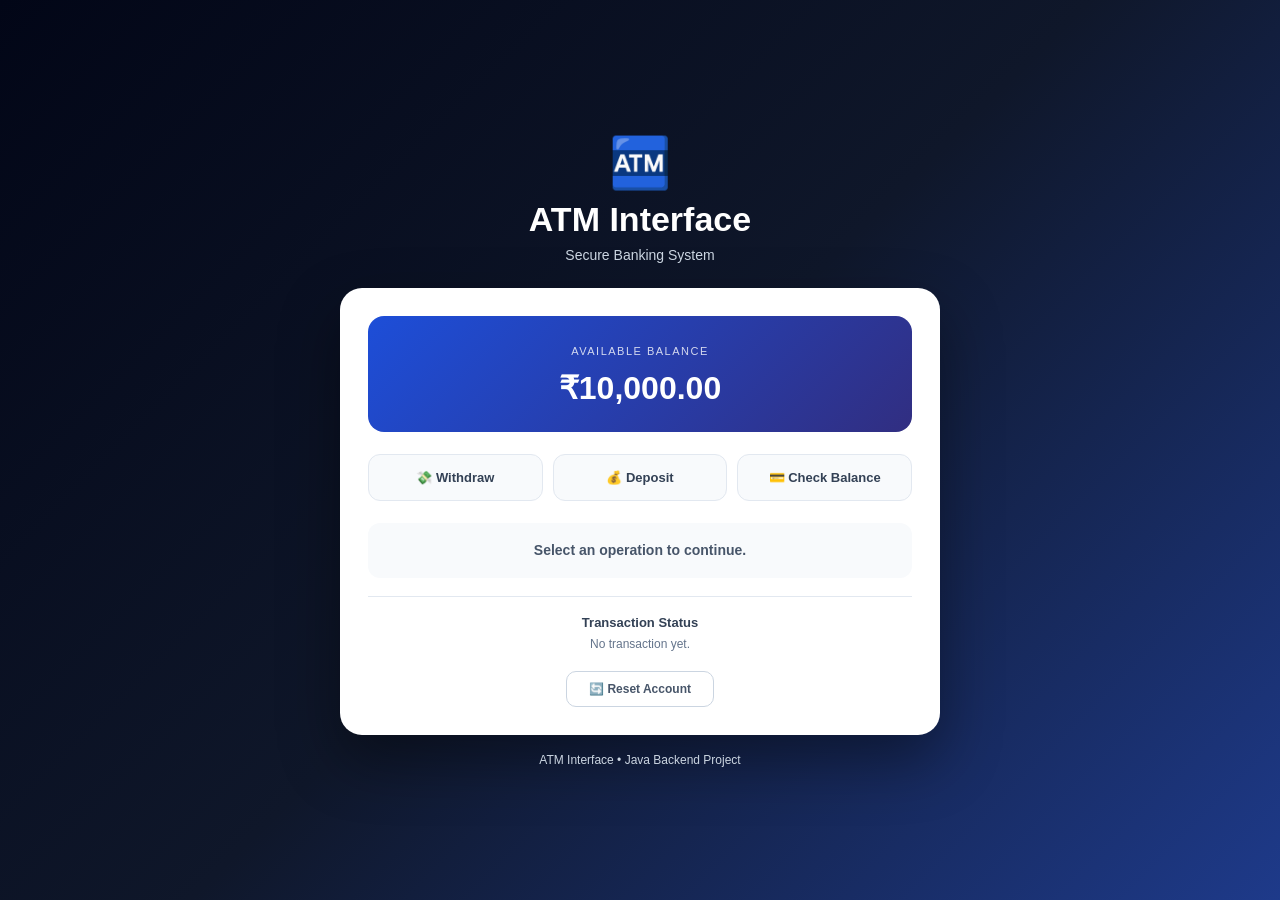
<file: ATM_interface/frontend/index.html>
<!DOCTYPE html>
<html lang="en">

<head>
    <meta charset="UTF-8">
    <meta name="viewport" content="width=device-width, initial-scale=1.0">

    <title>ATM Interface</title>

    <link rel="stylesheet" href="style.css">
</head>

<body>

<div class="container">

    <!-- HEADER -->
    <header class="header">

        <div class="atm-icon">🏧</div>

        <h1>ATM Interface</h1>

        <p>Secure Banking System</p>

    </header>


    <!-- ATM CARD -->
    <main class="atm-card">

        <!-- BALANCE -->
        <div class="balance-card">

            <span>AVAILABLE BALANCE</span>

            <h2 id="balance">₹10,000.00</h2>

        </div>


        <!-- MENU -->
        <div class="menu">

            <button onclick="showSection('withdraw')">
                💸 Withdraw
            </button>

            <button onclick="showSection('deposit')">
                💰 Deposit
            </button>

            <button onclick="checkBalance()">
                💳 Check Balance
            </button>

        </div>


        <!-- WITHDRAW -->
        <section id="withdraw" class="operation hidden">

            <h2>Withdraw Money</h2>

            <p>Enter the amount you want to withdraw</p>

            <input
                type="number"
                id="withdrawAmount"
                placeholder="Enter amount"
                min="1"
            >

            <button
                class="primary"
                onclick="withdraw()"
            >
                WITHDRAW
            </button>

        </section>


        <!-- DEPOSIT -->
        <section id="deposit" class="operation hidden">

            <h2>Deposit Money</h2>

            <p>Enter the amount you want to deposit</p>

            <input
                type="number"
                id="depositAmount"
                placeholder="Enter amount"
                min="1"
            >

            <button
                class="primary"
                onclick="deposit()"
            >
                DEPOSIT
            </button>

        </section>


        <!-- MESSAGE -->
        <div id="message" class="message">
            Select an operation to continue.
        </div>


        <!-- TRANSACTION HISTORY -->
        <div class="history">

            <h3>Transaction Status</h3>

            <p id="transaction">
                No transaction yet.
            </p>

        </div>


        <!-- RESET -->
        <button
            class="reset"
            onclick="resetATM()"
        >
            🔄 Reset Account
        </button>

    </main>


    <footer>
        ATM Interface • Java Backend Project
    </footer>

</div>


<script src="script.js"></script>

</body>

</html>
</file>
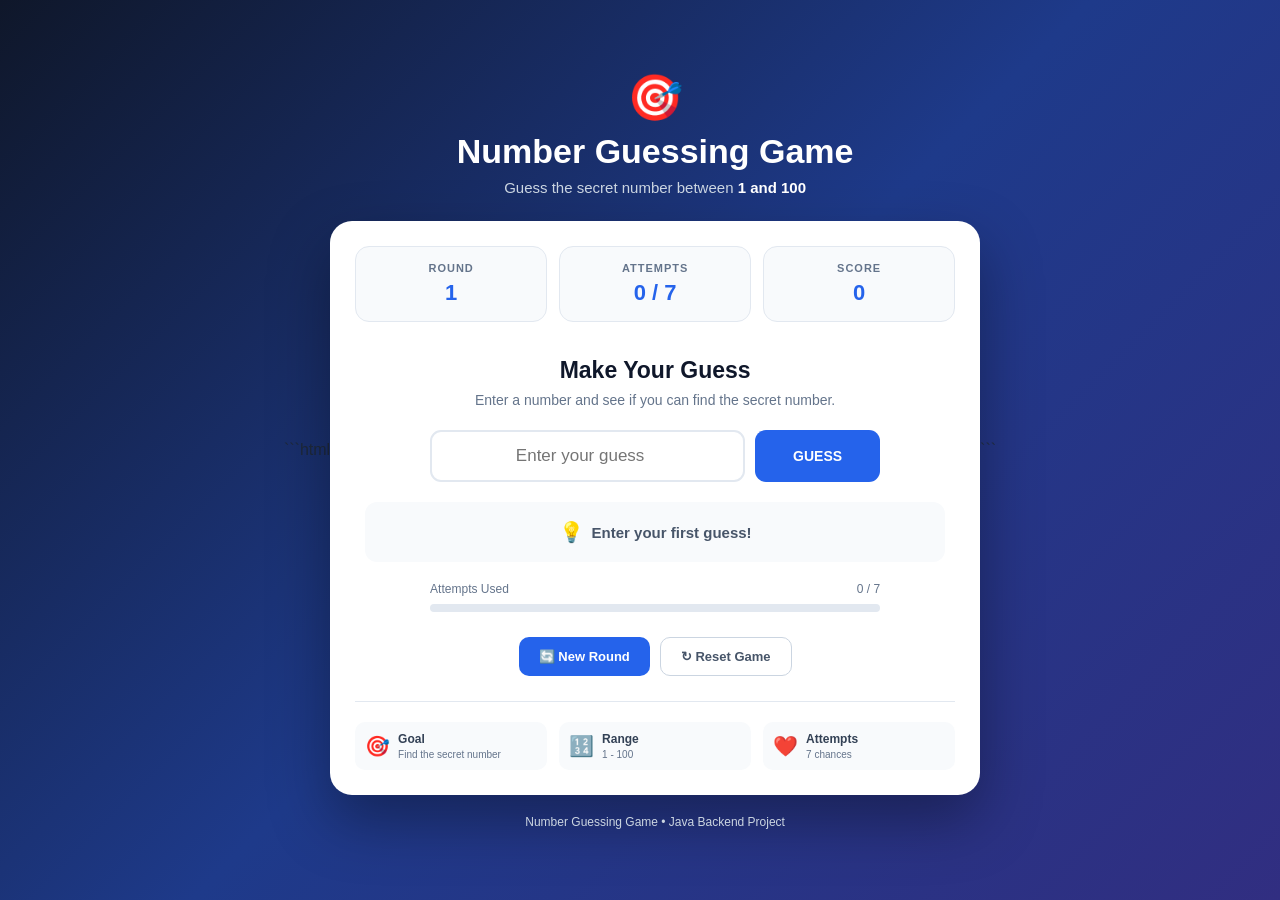
<file: Num_game/frontend/index.html>
```html
<!DOCTYPE html>
<html lang="en">

<head>
    <meta charset="UTF-8">
    <meta name="viewport" content="width=device-width, initial-scale=1.0">

    <title>Number Guessing Game</title>

    <link rel="stylesheet" href="style.css">
</head>

<body>

    <div class="container">

        <!-- Header -->
        <header class="header">
            <div class="game-icon">🎯</div>

            <h1>Number Guessing Game</h1>

            <p>
                Guess the secret number between
                <strong>1 and 100</strong>
            </p>
        </header>


        <!-- Game Card -->
        <main class="game-card">

            <!-- Statistics -->
            <div class="stats">

                <div class="stat-card">
                    <span class="stat-title">ROUND</span>
                    <span class="stat-value" id="round">1</span>
                </div>

                <div class="stat-card">
                    <span class="stat-title">ATTEMPTS</span>
                    <span class="stat-value" id="attempts">0 / 7</span>
                </div>

                <div class="stat-card">
                    <span class="stat-title">SCORE</span>
                    <span class="stat-value" id="score">0</span>
                </div>

            </div>


            <!-- Game Area -->
            <section class="game-area">

                <h2>Make Your Guess</h2>

                <p class="instruction">
                    Enter a number and see if you can find the secret number.
                </p>


                <div class="input-area">

                    <input
                        type="number"
                        id="guessInput"
                        placeholder="Enter your guess"
                        min="1"
                        max="100"
                        autocomplete="off"
                    >

                    <button id="guessButton">
                        GUESS
                    </button>

                </div>


                <!-- Message -->
                <div class="message-box">

                    <span id="messageIcon">💡</span>

                    <p id="message">
                        Enter your first guess!
                    </p>

                </div>


                <!-- Attempts Progress -->
                <div class="progress-section">

                    <div class="progress-header">
                        <span>Attempts Used</span>
                        <span id="progressText">0 / 7</span>
                    </div>

                    <div class="progress-bar">
                        <div
                            class="progress-fill"
                            id="progressFill">
                        </div>
                    </div>

                </div>


                <!-- Buttons -->
                <div class="button-area">

                    <button
                        class="new-round-button"
                        id="newRoundButton">
                        🔄 New Round
                    </button>

                    <button
                        class="reset-button"
                        id="resetButton">
                        ↻ Reset Game
                    </button>

                </div>

            </section>


            <!-- Game Information -->
            <section class="info-section">

                <div class="info-item">
                    <span>🎯</span>
                    <div>
                        <strong>Goal</strong>
                        <p>Find the secret number</p>
                    </div>
                </div>

                <div class="info-item">
                    <span>🔢</span>
                    <div>
                        <strong>Range</strong>
                        <p>1 - 100</p>
                    </div>
                </div>

                <div class="info-item">
                    <span>❤️</span>
                    <div>
                        <strong>Attempts</strong>
                        <p>7 chances</p>
                    </div>
                </div>

            </section>

        </main>


        <!-- Footer -->
        <footer>
            <p>Number Guessing Game • Java Backend Project</p>
        </footer>

    </div>


    <script src="script.js"></script>

</body>

</html>
```
</file>
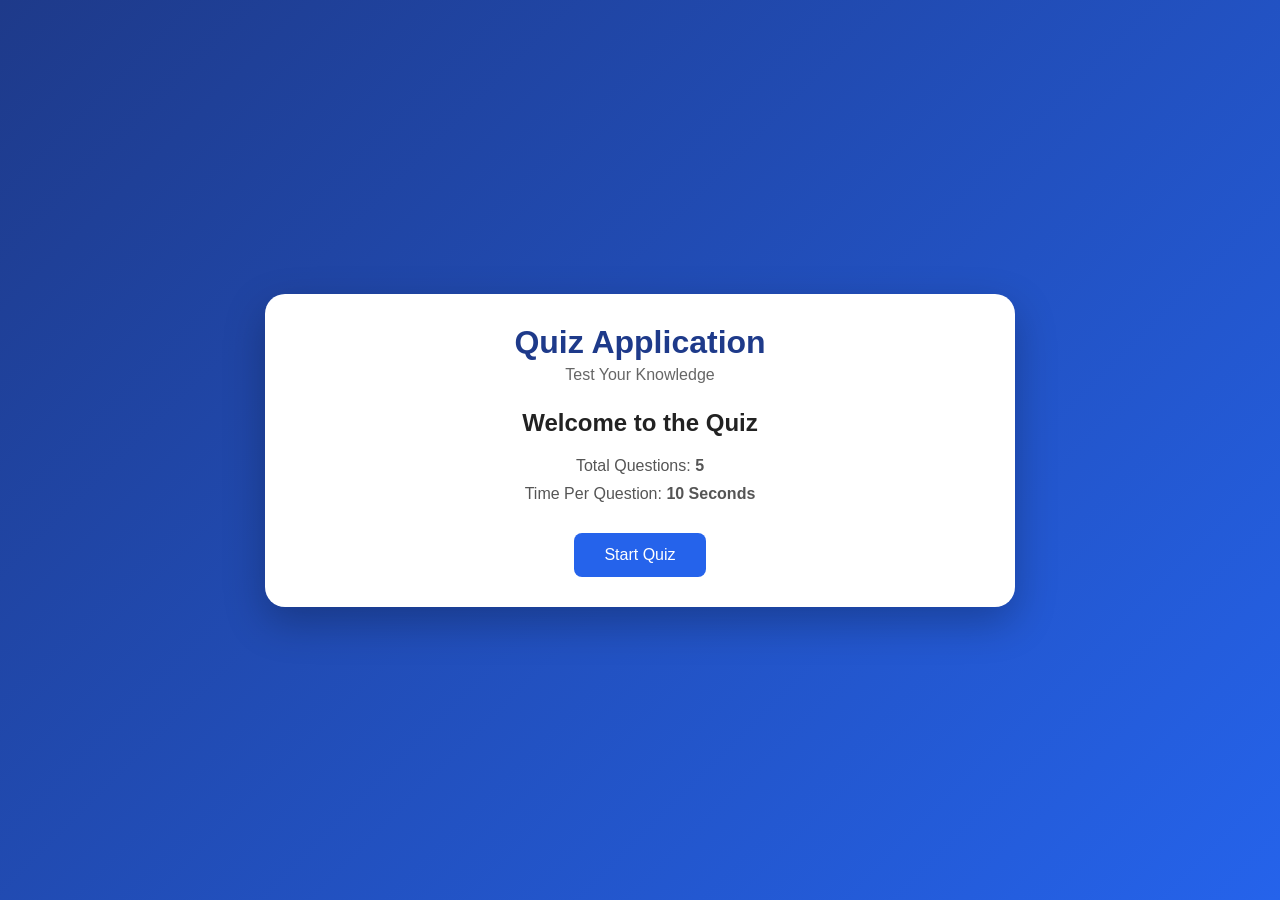
<file: Quiz app_timer/frontend/index.html>
<!DOCTYPE html>
<html lang="en">

<head>
    <meta charset="UTF-8">
    <meta name="viewport" content="width=device-width, initial-scale=1.0">

    <title>Quiz Application</title>

    <link rel="stylesheet" href="style.css">
</head>

<body>

    <div class="container">

        <!-- HEADER -->
        <div class="header">
            <h1>Quiz Application</h1>
            <p>Test Your Knowledge</p>
        </div>

        <!-- START SCREEN -->
        <div id="startScreen" class="screen">

            <h2>Welcome to the Quiz</h2>

            <p>
                Total Questions:
                <b>5</b>
            </p>

            <p>
                Time Per Question:
                <b>10 Seconds</b>
            </p>

            <button onclick="startQuiz()" class="btn">
                Start Quiz
            </button>

        </div>


        <!-- QUIZ SCREEN -->
        <div id="quizScreen" class="screen hidden">

            <div class="quiz-top">

                <span id="questionNumber">
                    Question 1 of 5
                </span>

                <span id="timer">
                    10
                </span>

            </div>


            <div class="progress-container">
                <div id="progressBar"></div>
            </div>


            <h2 id="question">
                Question will appear here
            </h2>


            <div id="options">

                <!-- Options will be added using JavaScript -->

            </div>


            <button onclick="submitAnswer()" class="btn">
                Submit Answer
            </button>

            <p id="message"></p>

        </div>


        <!-- RESULT SCREEN -->
        <div id="resultScreen" class="screen hidden">

            <h2>Quiz Completed 🎉</h2>

            <div class="result-box">

                <h3>Your Score</h3>

                <div id="finalScore">
                    0 / 5
                </div>

                <p id="percentage">
                    0%
                </p>

            </div>


            <h3>Answer Summary</h3>

            <div id="summary">

                <!-- Summary will appear here -->

            </div>


            <button onclick="restartQuiz()" class="btn">
                Restart Quiz
            </button>

        </div>

    </div>


    <script src="script.js"></script>

</body>

</html>
</file>
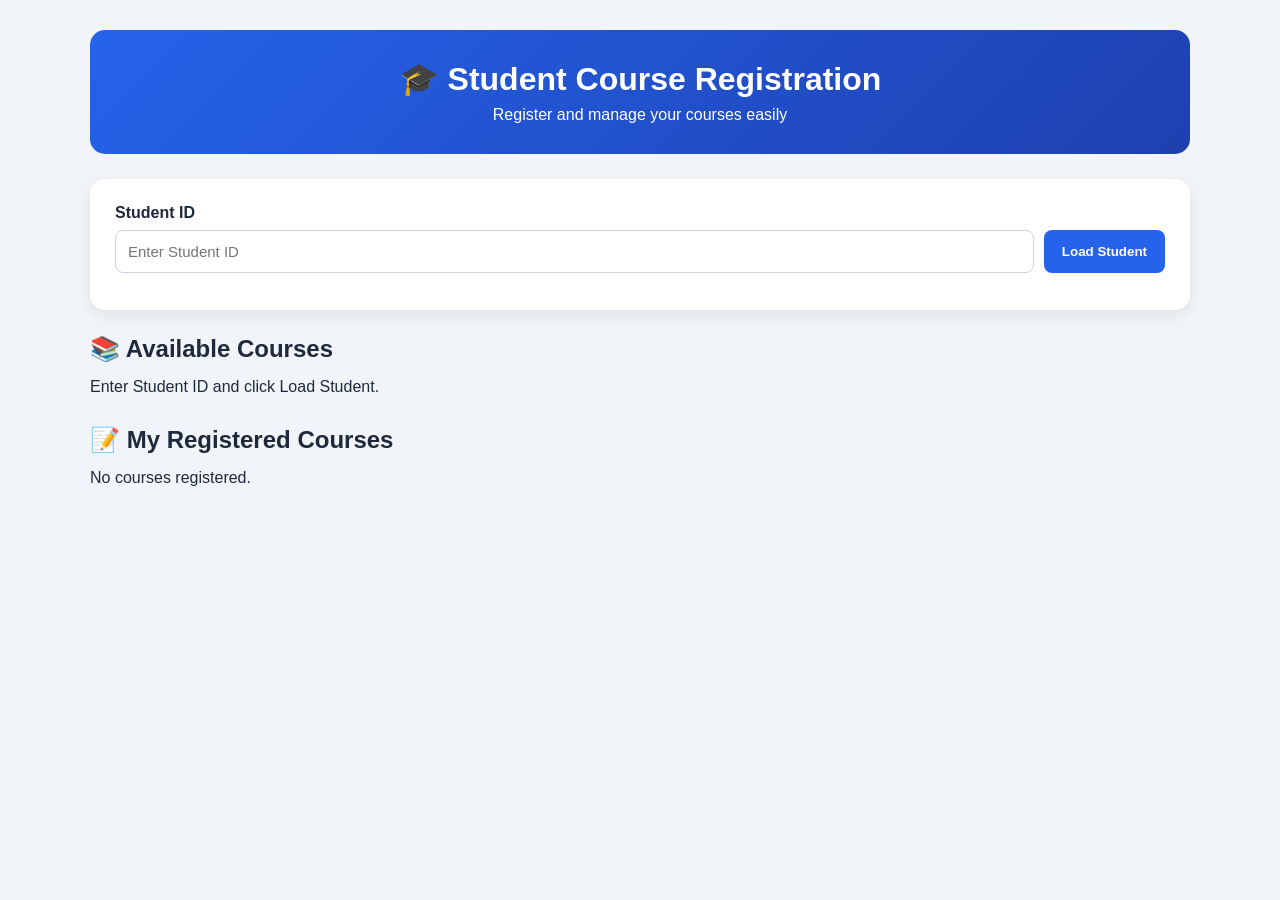
<file: Student course_regd/frontend/index.html>
<!DOCTYPE html>
<html lang="en">

<head>
    <meta charset="UTF-8">
    <meta name="viewport" content="width=device-width, initial-scale=1.0">
    <title>Student Course Registration</title>
    <link rel="stylesheet" href="style.css">
</head>

<body>

    <div class="container">

        <header>
            <h1>🎓 Student Course Registration</h1>
            <p>Register and manage your courses easily</p>
        </header>

        <!-- Student Section -->
        <section class="student-box">

            <label>Student ID</label>

            <div class="student-input">
                <input type="number" id="studentId" placeholder="Enter Student ID">
                <button onclick="loadStudent()">Load Student</button>
            </div>

            <p id="studentMessage"></p>

        </section>

        <!-- Courses -->
        <section>

            <h2>📚 Available Courses</h2>

            <div id="courseContainer" class="course-container">
                <p>Enter Student ID and click Load Student.</p>
            </div>

        </section>

        <!-- Registered Courses -->
        <section>

            <h2>📝 My Registered Courses</h2>

            <div id="registeredContainer" class="registered-container">
                <p>No courses registered.</p>
            </div>

        </section>

    </div>

    <script src="script.js"></script>

</body>

</html>
</file>
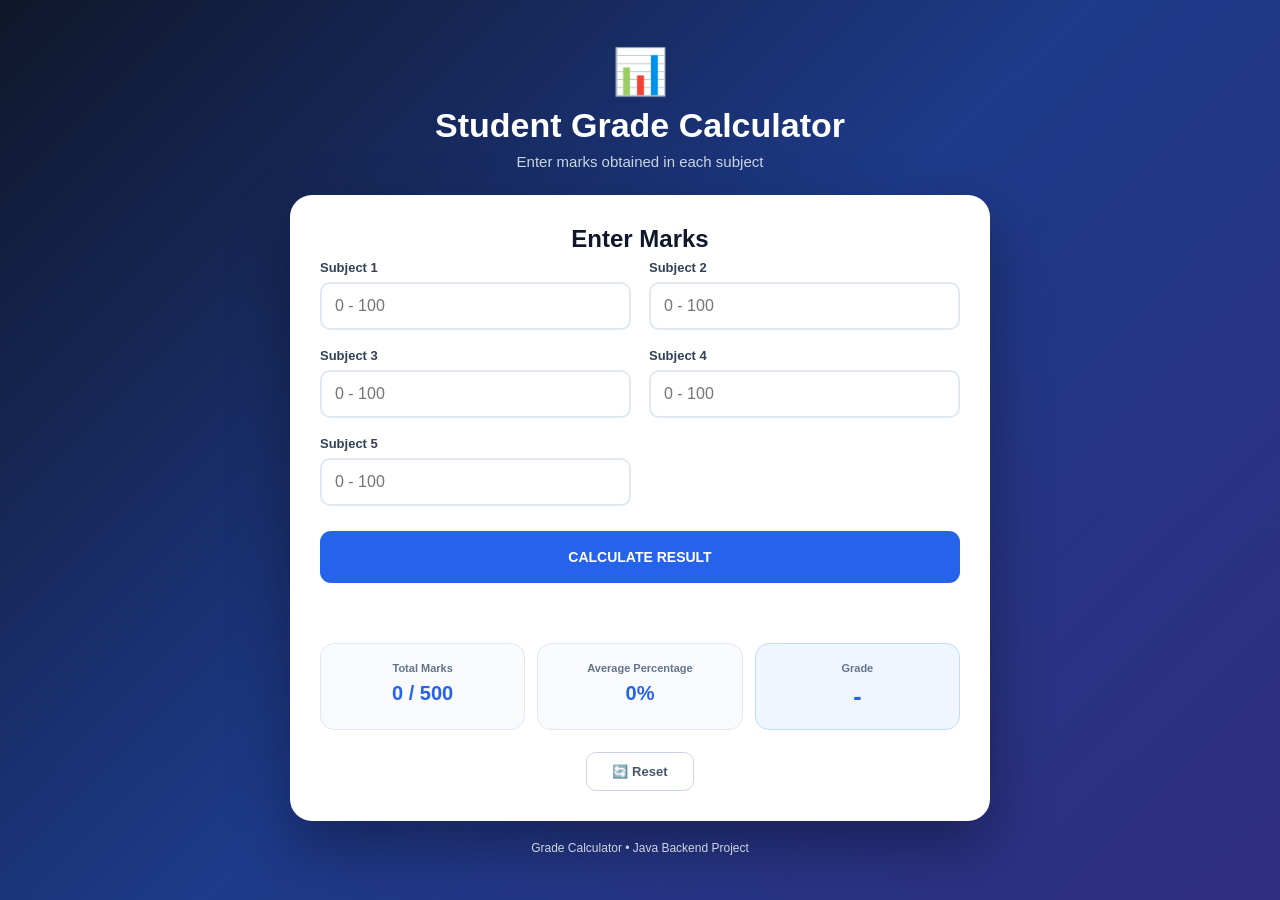
<file: Student_grade_cal/frontend/index.html>
<!DOCTYPE html>
<html lang="en">

<head>
    <meta charset="UTF-8">
    <meta name="viewport" content="width=device-width, initial-scale=1.0">

    <title>Grade Calculator</title>

    <link rel="stylesheet" href="style.css">
</head>

<body>

    <div class="container">

        <div class="header">
            <div class="icon">📊</div>

            <h1>Student Grade Calculator</h1>

            <p>Enter marks obtained in each subject</p>
        </div>


        <div class="card">

            <h2>Enter Marks</h2>

            <div class="subjects">

                <div class="subject">
                    <label>Subject 1</label>
                    <input type="number" id="subject1"
                           min="0" max="100"
                           placeholder="0 - 100">
                </div>

                <div class="subject">
                    <label>Subject 2</label>
                    <input type="number" id="subject2"
                           min="0" max="100"
                           placeholder="0 - 100">
                </div>

                <div class="subject">
                    <label>Subject 3</label>
                    <input type="number" id="subject3"
                           min="0" max="100"
                           placeholder="0 - 100">
                </div>

                <div class="subject">
                    <label>Subject 4</label>
                    <input type="number" id="subject4"
                           min="0" max="100"
                           placeholder="0 - 100">
                </div>

                <div class="subject">
                    <label>Subject 5</label>
                    <input type="number" id="subject5"
                           min="0" max="100"
                           placeholder="0 - 100">
                </div>

            </div>


            <button id="calculateButton">
                CALCULATE RESULT
            </button>


            <div id="message"></div>


            <div class="result" id="result">

                <div class="result-box">
                    <span>Total Marks</span>
                    <strong id="total">0 / 500</strong>
                </div>

                <div class="result-box">
                    <span>Average Percentage</span>
                    <strong id="percentage">0%</strong>
                </div>

                <div class="result-box grade-box">
                    <span>Grade</span>
                    <strong id="grade">-</strong>
                </div>

            </div>


            <button id="resetButton" class="reset">
                🔄 Reset
            </button>

        </div>


        <footer>
            Grade Calculator • Java Backend Project
        </footer>

    </div>


    <script src="script.js"></script>

</body>

</html>
</file>
<file: ATM_interface/frontend/style.css>
* {
    margin: 0;
    padding: 0;
    box-sizing: border-box;
}


body {
    font-family: Arial, Helvetica, sans-serif;

    min-height: 100vh;

    background:
        linear-gradient(
            135deg,
            #020617,
            #0f172a,
            #1e3a8a
        );

    display: flex;

    justify-content: center;

    align-items: center;

    padding: 30px 15px;

    color: #1e293b;
}


.container {
    width: 100%;

    max-width: 600px;
}


/* HEADER */

.header {
    text-align: center;

    color: white;

    margin-bottom: 25px;
}


.atm-icon {
    font-size: 50px;

    margin-bottom: 8px;
}


.header h1 {
    font-size: 34px;

    margin-bottom: 8px;
}


.header p {
    color: #cbd5e1;

    font-size: 14px;
}


/* ATM CARD */

.atm-card {
    background: white;

    border-radius: 22px;

    padding: 28px;

    box-shadow:
        0 25px 60px rgba(0, 0, 0, 0.4);
}


/* BALANCE */

.balance-card {
    background:
        linear-gradient(
            135deg,
            #1d4ed8,
            #312e81
        );

    color: white;

    border-radius: 16px;

    padding: 25px;

    text-align: center;

    margin-bottom: 22px;
}


.balance-card span {
    font-size: 11px;

    letter-spacing: 1.5px;

    opacity: 0.8;
}


.balance-card h2 {
    font-size: 32px;

    margin-top: 10px;
}


/* MENU */

.menu {
    display: grid;

    grid-template-columns:
        repeat(3, 1fr);

    gap: 10px;

    margin-bottom: 22px;
}


.menu button {
    border: 1px solid #e2e8f0;

    background: #f8fafc;

    border-radius: 12px;

    padding: 15px 8px;

    font-size: 13px;

    font-weight: 700;

    color: #334155;

    cursor: pointer;

    transition: 0.2s;
}


.menu button:hover {
    background: #eff6ff;

    border-color: #93c5fd;

    transform: translateY(-2px);
}


/* OPERATION */

.operation {
    background: #f8fafc;

    border: 1px solid #e2e8f0;

    border-radius: 15px;

    padding: 22px;

    text-align: center;

    margin-bottom: 18px;
}


.operation h2 {
    font-size: 20px;

    color: #0f172a;

    margin-bottom: 7px;
}


.operation p {
    color: #64748b;

    font-size: 13px;

    margin-bottom: 17px;
}


.operation input {
    width: 100%;

    height: 48px;

    border: 2px solid #e2e8f0;

    border-radius: 10px;

    padding: 0 14px;

    font-size: 16px;

    outline: none;

    margin-bottom: 12px;
}


.operation input:focus {
    border-color: #2563eb;

    box-shadow:
        0 0 0 3px
        rgba(37, 99, 235, 0.12);
}


/* PRIMARY BUTTON */

.primary {
    width: 100%;

    height: 48px;

    border: none;

    border-radius: 10px;

    background: #2563eb;

    color: white;

    font-size: 13px;

    font-weight: 700;

    cursor: pointer;

    transition: 0.2s;
}


.primary:hover {
    background: #1d4ed8;
}


/* HIDDEN */

.hidden {
    display: none;
}


/* MESSAGE */

.message {
    min-height: 55px;

    background: #f8fafc;

    border-radius: 12px;

    display: flex;

    align-items: center;

    justify-content: center;

    text-align: center;

    padding: 12px;

    color: #475569;

    font-size: 14px;

    font-weight: 600;

    margin-bottom: 18px;
}


/* HISTORY */

.history {
    border-top: 1px solid #e2e8f0;

    padding-top: 18px;

    text-align: center;
}


.history h3 {
    font-size: 13px;

    color: #334155;

    margin-bottom: 7px;
}


.history p {
    font-size: 12px;

    color: #64748b;
}


/* RESET */

.reset {
    display: block;

    margin: 20px auto 0;

    padding: 10px 22px;

    background: white;

    border: 1px solid #cbd5e1;

    border-radius: 10px;

    color: #475569;

    font-size: 12px;

    font-weight: 700;

    cursor: pointer;
}


.reset:hover {
    background: #f8fafc;
}


/* FOOTER */

footer {
    text-align: center;

    color: #cbd5e1;

    font-size: 12px;

    margin-top: 18px;
}


/* MOBILE */

@media (max-width: 600px) {

    .header h1 {
        font-size: 27px;
    }

    .atm-card {
        padding: 20px;
    }

    .menu {
        grid-template-columns: 1fr;
    }

    .balance-card h2 {
        font-size: 27px;
    }
}
</file>
<file: Num_game/frontend/style.css>
* {
    margin: 0;
    padding: 0;
    box-sizing: border-box;
}

body {
    font-family: Arial, Helvetica, sans-serif;

    min-height: 100vh;

    background:
        linear-gradient(
            135deg,
            #0f172a,
            #1e3a8a,
            #312e81
        );

    color: #1e293b;

    display: flex;
    justify-content: center;
    align-items: center;

    padding: 30px 15px;
}


/* ================= CONTAINER ================= */

.container {
    width: 100%;
    max-width: 650px;
}


/* ================= HEADER ================= */

.header {
    text-align: center;
    color: white;

    margin-bottom: 25px;
}

.game-icon {
    font-size: 45px;

    margin-bottom: 8px;
}

.header h1 {
    font-size: 34px;

    font-weight: 700;

    margin-bottom: 8px;
}

.header p {
    font-size: 15px;

    color: #cbd5e1;
}

.header strong {
    color: white;
}


/* ================= GAME CARD ================= */

.game-card {
    background: #ffffff;

    border-radius: 22px;

    padding: 25px;

    box-shadow:
        0 25px 60px rgba(0, 0, 0, 0.35);
}


/* ================= STATS ================= */

.stats {
    display: grid;

    grid-template-columns: repeat(3, 1fr);

    gap: 12px;

    margin-bottom: 30px;
}

.stat-card {
    background: #f8fafc;

    border: 1px solid #e2e8f0;

    border-radius: 14px;

    padding: 15px;

    text-align: center;
}

.stat-title {
    display: block;

    font-size: 11px;

    font-weight: 700;

    color: #64748b;

    letter-spacing: 1px;

    margin-bottom: 6px;
}

.stat-value {
    display: block;

    font-size: 22px;

    font-weight: 700;

    color: #2563eb;
}


/* ================= GAME AREA ================= */

.game-area {
    text-align: center;

    padding: 5px 10px 25px;
}

.game-area h2 {
    font-size: 23px;

    margin-bottom: 8px;

    color: #0f172a;
}

.instruction {
    color: #64748b;

    font-size: 14px;

    margin-bottom: 22px;
}


/* ================= INPUT ================= */

.input-area {
    display: flex;

    gap: 10px;

    max-width: 450px;

    margin: auto;
}

#guessInput {
    flex: 1;

    min-width: 0;

    height: 52px;

    border: 2px solid #e2e8f0;

    border-radius: 11px;

    padding: 0 15px;

    font-size: 17px;

    text-align: center;

    outline: none;

    transition: 0.2s;
}

#guessInput:focus {
    border-color: #2563eb;

    box-shadow:
        0 0 0 3px rgba(37, 99, 235, 0.12);
}


/* ================= GUESS BUTTON ================= */

#guessButton {
    width: 125px;

    height: 52px;

    border: none;

    border-radius: 11px;

    background: #2563eb;

    color: white;

    font-size: 14px;

    font-weight: 700;

    cursor: pointer;

    transition: 0.2s;
}

#guessButton:hover {
    background: #1d4ed8;

    transform: translateY(-1px);
}

#guessButton:disabled {
    background: #94a3b8;

    cursor: not-allowed;

    transform: none;
}


/* ================= MESSAGE ================= */

.message-box {
    min-height: 60px;

    margin: 20px auto;

    padding: 14px;

    border-radius: 12px;

    background: #f8fafc;

    display: flex;

    justify-content: center;

    align-items: center;

    gap: 8px;
}

#messageIcon {
    font-size: 20px;
}

#message {
    font-size: 15px;

    font-weight: 600;

    color: #475569;
}


/* ================= PROGRESS ================= */

.progress-section {
    max-width: 450px;

    margin: 0 auto 25px;
}

.progress-header {
    display: flex;

    justify-content: space-between;

    margin-bottom: 8px;

    font-size: 12px;

    color: #64748b;
}

.progress-bar {
    height: 8px;

    background: #e2e8f0;

    border-radius: 20px;

    overflow: hidden;
}

.progress-fill {
    height: 100%;

    width: 0%;

    background: #2563eb;

    border-radius: 20px;

    transition: width 0.3s ease;
}


/* ================= BUTTONS ================= */

.button-area {
    display: flex;

    justify-content: center;

    gap: 10px;

    flex-wrap: wrap;
}

.new-round-button,
.reset-button {
    padding: 11px 20px;

    border-radius: 10px;

    font-size: 13px;

    font-weight: 700;

    cursor: pointer;

    transition: 0.2s;
}

.new-round-button {
    border: none;

    background: #2563eb;

    color: white;
}

.new-round-button:hover {
    background: #1d4ed8;
}

.reset-button {
    border: 1px solid #cbd5e1;

    background: white;

    color: #475569;
}

.reset-button:hover {
    background: #f8fafc;
}


/* ================= INFO ================= */

.info-section {
    border-top: 1px solid #e2e8f0;

    padding-top: 20px;

    display: grid;

    grid-template-columns: repeat(3, 1fr);

    gap: 12px;
}

.info-item {
    display: flex;

    align-items: center;

    gap: 8px;

    padding: 10px;

    border-radius: 10px;

    background: #f8fafc;
}

.info-item > span {
    font-size: 20px;
}

.info-item strong {
    display: block;

    font-size: 12px;

    color: #334155;
}

.info-item p {
    font-size: 10px;

    color: #64748b;

    margin-top: 3px;
}


/* ================= FOOTER ================= */

footer {
    text-align: center;

    margin-top: 20px;

    color: #cbd5e1;

    font-size: 12px;
}


/* ================= RESPONSIVE ================= */

@media (max-width: 550px) {

    body {
        padding: 20px 10px;
    }

    .header h1 {
        font-size: 27px;
    }

    .game-card {
        padding: 18px;
    }

    .stats {
        gap: 7px;
    }

    .stat-card {
        padding: 12px 5px;
    }

    .stat-value {
        font-size: 18px;
    }

    .input-area {
        flex-direction: column;
    }

    #guessButton {
        width: 100%;
    }

    .info-section {
        grid-template-columns: 1fr;
    }
}
</file>
<file: Quiz app_timer/frontend/style.css>
* {
    margin: 0;
    padding: 0;
    box-sizing: border-box;
}


body {
    font-family: Arial, sans-serif;

    min-height: 100vh;

    display: flex;
    justify-content: center;
    align-items: center;

    background: linear-gradient(
        135deg,
        #1e3a8a,
        #2563eb
    );

    padding: 20px;
}


.container {
    width: 100%;
    max-width: 750px;

    background: white;

    border-radius: 20px;

    padding: 30px;

    box-shadow: 0 15px 40px rgba(0, 0, 0, 0.25);
}


/* HEADER */

.header {
    text-align: center;

    margin-bottom: 25px;
}


.header h1 {
    color: #1e3a8a;

    margin-bottom: 5px;
}


.header p {
    color: #666;
}


/* SCREEN */

.screen {
    text-align: center;
}


.hidden {
    display: none;
}


/* START SCREEN */

.screen h2 {
    color: #222;

    margin-bottom: 20px;
}


.screen p {
    margin: 10px 0;

    color: #555;
}


/* BUTTON */

.btn {
    border: none;

    background: #2563eb;

    color: white;

    padding: 13px 30px;

    border-radius: 8px;

    font-size: 16px;

    cursor: pointer;

    margin-top: 20px;

    transition: 0.2s;
}


.btn:hover {
    background: #1d4ed8;

    transform: translateY(-2px);
}


/* QUIZ TOP */

.quiz-top {
    display: flex;

    justify-content: space-between;

    align-items: center;

    margin-bottom: 15px;
}


#questionNumber {
    font-weight: bold;

    color: #444;
}


#timer {
    width: 50px;

    height: 50px;

    border-radius: 50%;

    background: #2563eb;

    color: white;

    display: flex;

    align-items: center;

    justify-content: center;

    font-size: 20px;

    font-weight: bold;
}


/* PROGRESS */

.progress-container {
    width: 100%;

    height: 8px;

    background: #ddd;

    border-radius: 10px;

    margin-bottom: 25px;

    overflow: hidden;
}


#progressBar {
    height: 100%;

    width: 20%;

    background: #2563eb;

    transition: width 0.3s;
}


/* QUESTION */

#question {
    text-align: left;

    font-size: 22px;

    margin-bottom: 20px;

    color: #222;
}


/* OPTIONS */

#options {
    display: flex;

    flex-direction: column;

    gap: 12px;
}


.option {
    border: 2px solid #ddd;

    padding: 15px;

    border-radius: 10px;

    text-align: left;

    cursor: pointer;

    transition: 0.2s;

    background: white;
}


.option:hover {
    border-color: #2563eb;

    background: #eff6ff;
}


.option.selected {
    border-color: #2563eb;

    background: #dbeafe;
}


.option input {
    margin-right: 10px;
}


/* MESSAGE */

#message {
    margin-top: 15px;

    font-weight: bold;
}


/* RESULT */

.result-box {
    background: #eff6ff;

    border-radius: 15px;

    padding: 25px;

    margin: 20px 0;
}


.result-box h3 {
    color: #555;
}


#finalScore {
    font-size: 45px;

    font-weight: bold;

    color: #2563eb;

    margin: 10px 0;
}


#percentage {
    font-size: 20px;

    font-weight: bold;

    color: #333;
}


/* SUMMARY */

.summary-item {
    padding: 15px;

    border-radius: 10px;

    margin: 10px 0;

    text-align: left;

    border: 1px solid #ddd;

    background: #fafafa;
}


.summary-item.correct {
    border-left: 5px solid #16a34a;
}


.summary-item.incorrect {
    border-left: 5px solid #dc2626;
}


.summary-item h4 {
    margin-bottom: 8px;

    color: #222;
}


.summary-item p {
    margin: 4px 0;

    color: #555;
}


/* MOBILE */

@media (max-width: 600px) {

    .container {
        padding: 20px;
    }

    #question {
        font-size: 19px;
    }

    .header h1 {
        font-size: 25px;
    }

}
</file>
<file: Student course_regd/frontend/style.css>
* {
    box-sizing: border-box;
    margin: 0;
    padding: 0;
}

body {
    font-family: Arial, sans-serif;
    background: #f1f5f9;
    color: #1e293b;
}

.container {
    width: 90%;
    max-width: 1100px;
    margin: 30px auto;
}

header {
    background: linear-gradient(135deg, #2563eb, #1e40af);
    color: white;
    text-align: center;
    padding: 30px;
    border-radius: 15px;
    margin-bottom: 25px;
}

header h1 {
    margin-bottom: 8px;
}

.student-box {
    background: white;
    padding: 25px;
    border-radius: 15px;
    margin-bottom: 25px;
    box-shadow: 0 5px 15px rgba(0,0,0,0.08);
}

.student-box label {
    display: block;
    font-weight: bold;
    margin-bottom: 8px;
}

.student-input {
    display: flex;
    gap: 10px;
}

input {
    flex: 1;
    padding: 12px;
    border: 1px solid #cbd5e1;
    border-radius: 8px;
    font-size: 15px;
}

button {
    border: none;
    padding: 12px 18px;
    border-radius: 8px;
    cursor: pointer;
    background: #2563eb;
    color: white;
    font-weight: bold;
}

button:hover {
    background: #1d4ed8;
}

#studentMessage {
    margin-top: 12px;
    font-weight: bold;
}

section h2 {
    margin-bottom: 15px;
}

.course-container {
    display: grid;
    grid-template-columns: repeat(auto-fit, minmax(280px, 1fr));
    gap: 18px;
    margin-bottom: 30px;
}

.course-card {
    background: white;
    padding: 20px;
    border-radius: 12px;
    box-shadow: 0 5px 15px rgba(0,0,0,0.08);
}

.course-card h3 {
    color: #2563eb;
    margin-bottom: 8px;
}

.course-card p {
    margin: 8px 0;
    line-height: 1.5;
}

.course-code {
    font-weight: bold;
    color: #475569;
}

.slots {
    font-weight: bold;
}

.register-btn {
    width: 100%;
    margin-top: 10px;
}

.registered-container {
    display: grid;
    gap: 12px;
}

.registered-card {
    background: white;
    padding: 18px;
    border-radius: 10px;
    display: flex;
    justify-content: space-between;
    align-items: center;
    box-shadow: 0 4px 12px rgba(0,0,0,0.07);
}

.drop-btn {
    background: #dc2626;
}

.drop-btn:hover {
    background: #b91c1c;
}

.success {
    color: #16a34a;
}

.error {
    color: #dc2626;
}

@media (max-width: 600px) {

    .student-input {
        flex-direction: column;
    }

    .registered-card {
        flex-direction: column;
        align-items: flex-start;
        gap: 12px;
    }

}
</file>
<file: Student_grade_cal/frontend/style.css>
* {
    margin: 0;
    padding: 0;
    box-sizing: border-box;
}


body {
    font-family: Arial, Helvetica, sans-serif;

    min-height: 100vh;

    background:
        linear-gradient(
            135deg,
            #0f172a,
            #1e3a8a,
            #312e81
        );

    display: flex;
    justify-content: center;
    align-items: center;

    padding: 30px 15px;

    color: #1e293b;
}


.container {
    width: 100%;
    max-width: 700px;
}


/* HEADER */

.header {
    text-align: center;
    color: white;

    margin-bottom: 25px;
}


.icon {
    font-size: 45px;
    margin-bottom: 8px;
}


.header h1 {
    font-size: 34px;
    margin-bottom: 8px;
}


.header p {
    color: #cbd5e1;
    font-size: 15px;
}


/* CARD */

.card {
    background: white;

    border-radius: 22px;

    padding: 30px;

    box-shadow:
        0 25px 60px rgba(0, 0, 0, 0.35);
}


.card h2 {
    text-align: center;

    font-size: 24px;

    color: #0f172a;

    margin-bottom: 7px;
}


.instruction {
    text-align: center;

    color: #64748b;

    font-size: 14px;

    margin-bottom: 25px;
}


/* SUBJECTS */

.subjects {
    display: grid;

    grid-template-columns: repeat(2, 1fr);

    gap: 18px;

    margin-bottom: 25px;
}


.subject {
    display: flex;

    flex-direction: column;

    gap: 7px;
}


.subject label {
    font-size: 13px;

    font-weight: 700;

    color: #334155;
}


.subject input {
    height: 48px;

    border: 2px solid #e2e8f0;

    border-radius: 10px;

    padding: 0 13px;

    font-size: 16px;

    outline: none;

    transition: 0.2s;
}


.subject input:focus {
    border-color: #2563eb;

    box-shadow:
        0 0 0 3px rgba(37, 99, 235, 0.12);
}


/* CALCULATE BUTTON */

#calculateButton {
    width: 100%;

    height: 52px;

    border: none;

    border-radius: 11px;

    background: #2563eb;

    color: white;

    font-size: 14px;

    font-weight: 700;

    cursor: pointer;

    transition: 0.2s;
}


#calculateButton:hover {
    background: #1d4ed8;

    transform: translateY(-1px);
}


/* MESSAGE */

#message {
    min-height: 25px;

    text-align: center;

    margin-top: 15px;

    font-size: 14px;

    font-weight: 600;
}


/* RESULT */

.result {
    display: grid;

    grid-template-columns: repeat(3, 1fr);

    gap: 12px;

    margin-top: 20px;
}


.result-box {
    background: #f8fafc;

    border: 1px solid #e2e8f0;

    border-radius: 14px;

    padding: 18px 10px;

    text-align: center;
}


.result-box span {
    display: block;

    font-size: 11px;

    font-weight: 700;

    color: #64748b;

    margin-bottom: 8px;
}


.result-box strong {
    display: block;

    font-size: 20px;

    color: #2563eb;
}


/* GRADE */

.grade-box {
    background: #eff6ff;

    border-color: #bfdbfe;
}


.grade-box strong {
    font-size: 25px;
}


/* RESET */

.reset {
    display: block;

    margin: 22px auto 0;

    padding: 11px 25px;

    border: 1px solid #cbd5e1;

    border-radius: 10px;

    background: white;

    color: #475569;

    font-size: 13px;

    font-weight: 700;

    cursor: pointer;

    transition: 0.2s;
}


.reset:hover {
    background: #f8fafc;
}


/* FOOTER */

footer {
    text-align: center;

    color: #cbd5e1;

    font-size: 12px;

    margin-top: 20px;
}


/* MOBILE */

@media (max-width: 600px) {

    .header h1 {
        font-size: 27px;
    }


    .card {
        padding: 20px;
    }


    .subjects {
        grid-template-columns: 1fr;
    }


    .result {
        grid-template-columns: 1fr;
    }

}
</file>
